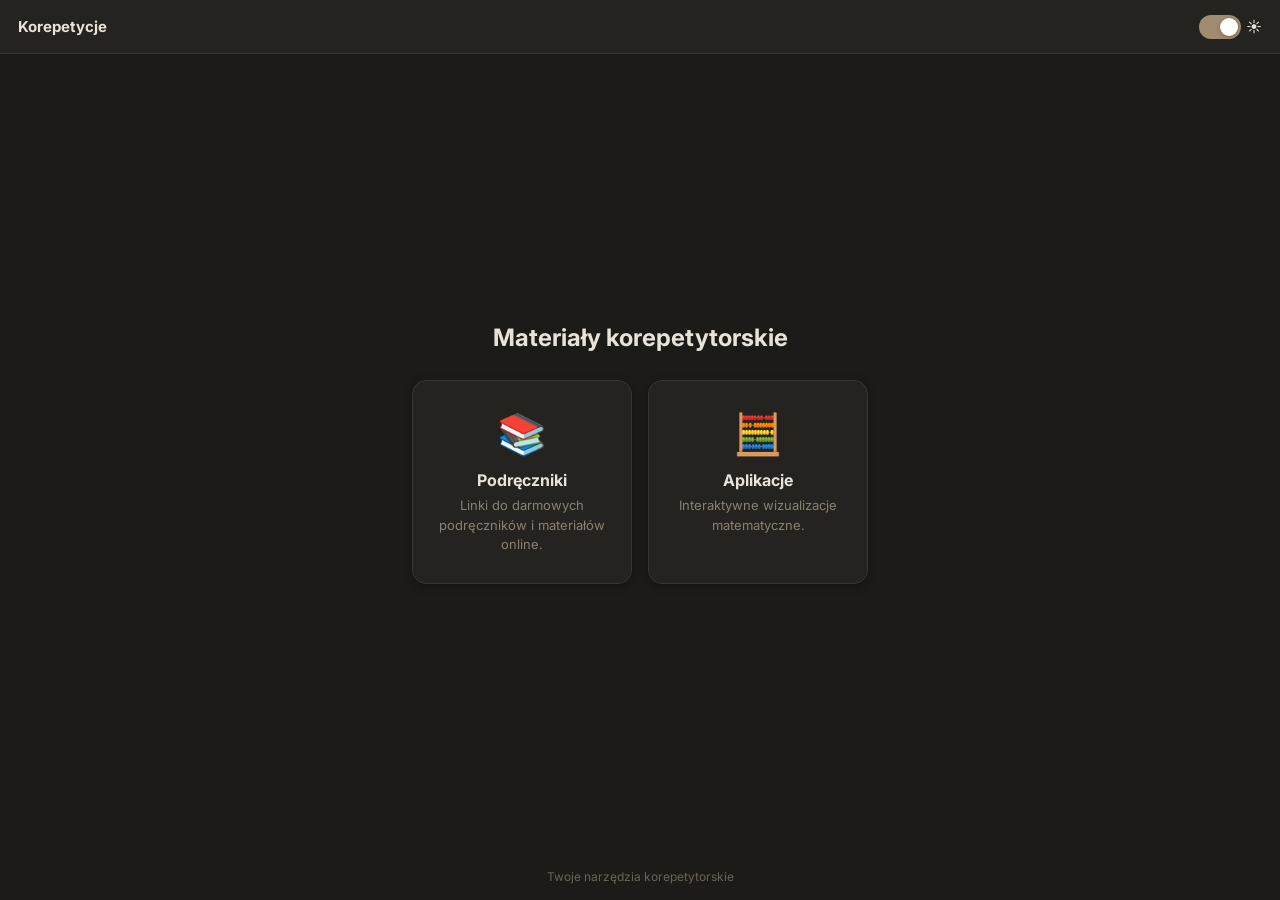
<file: index.html>
<!DOCTYPE html>
<html lang="pl">
<head>
  <meta charset="UTF-8">
  <meta name="viewport" content="width=device-width, initial-scale=1.0">
  <title>Korepetycje – materiały</title>
  <link rel="preconnect" href="https://fonts.googleapis.com"><link href="https://fonts.googleapis.com/css2?family=Inter:wght@400;500;600;700&display=swap" rel="stylesheet">
  <script>
  // Default to dark unless user explicitly chose light
  if (localStorage.getItem('theme') !== 'light') {
    document.documentElement.setAttribute('data-theme', 'dark');
  }
</script>
  <link rel="stylesheet" href="shared/common.css">
  <style>
    body { min-height: 100dvh; display: flex; flex-direction: column; }
    .main { flex: 1; display: flex; flex-direction: column; align-items: center; justify-content: center; padding: 32px 20px; gap: 28px; }
    .page-title { font-size: 24px; font-weight: 700; text-align: center; }
    .footer { text-align: center; font-size: 12px; color: var(--text-muted); padding: 16px; }
    @media (max-width: 600px) {
      .main { padding: 24px 16px; gap: 20px; justify-content: flex-start; padding-top: 32px; }
      .page-title { font-size: 22px; }
    }
  </style>
</head>
<body>
  <div class="topbar">
    <span class="topbar-title">Korepetycje</span>
    <label class="theme-toggle" title="Tryb ciemny / jasny">
      <input type="checkbox" id="themeToggle">
      <span class="toggle-track"><span class="toggle-thumb"></span></span>
      <span class="toggle-icon">🌙</span>
    </label>
  </div>
  <div class="main">
    <h1 class="page-title">Materiały korepetytorskie</h1>
    <div class="card-grid">
      <a href="Books/index.html" class="card">
        <div class="card-icon">📚</div>
        <div><div class="card-title">Podręczniki</div><div class="card-desc">Linki do darmowych podręczników i materiałów online.</div></div>
      </a>
      <a href="Apps/index.html" class="card">
        <div class="card-icon">🧮</div>
        <div><div class="card-title">Aplikacje</div><div class="card-desc">Interaktywne wizualizacje matematyczne.</div></div>
      </a>
    </div>
  </div>
  <div class="footer">Twoje narzędzia korepetytorskie</div>
  <script src="shared/theme.js"></script>
</body>
</html>
</file>
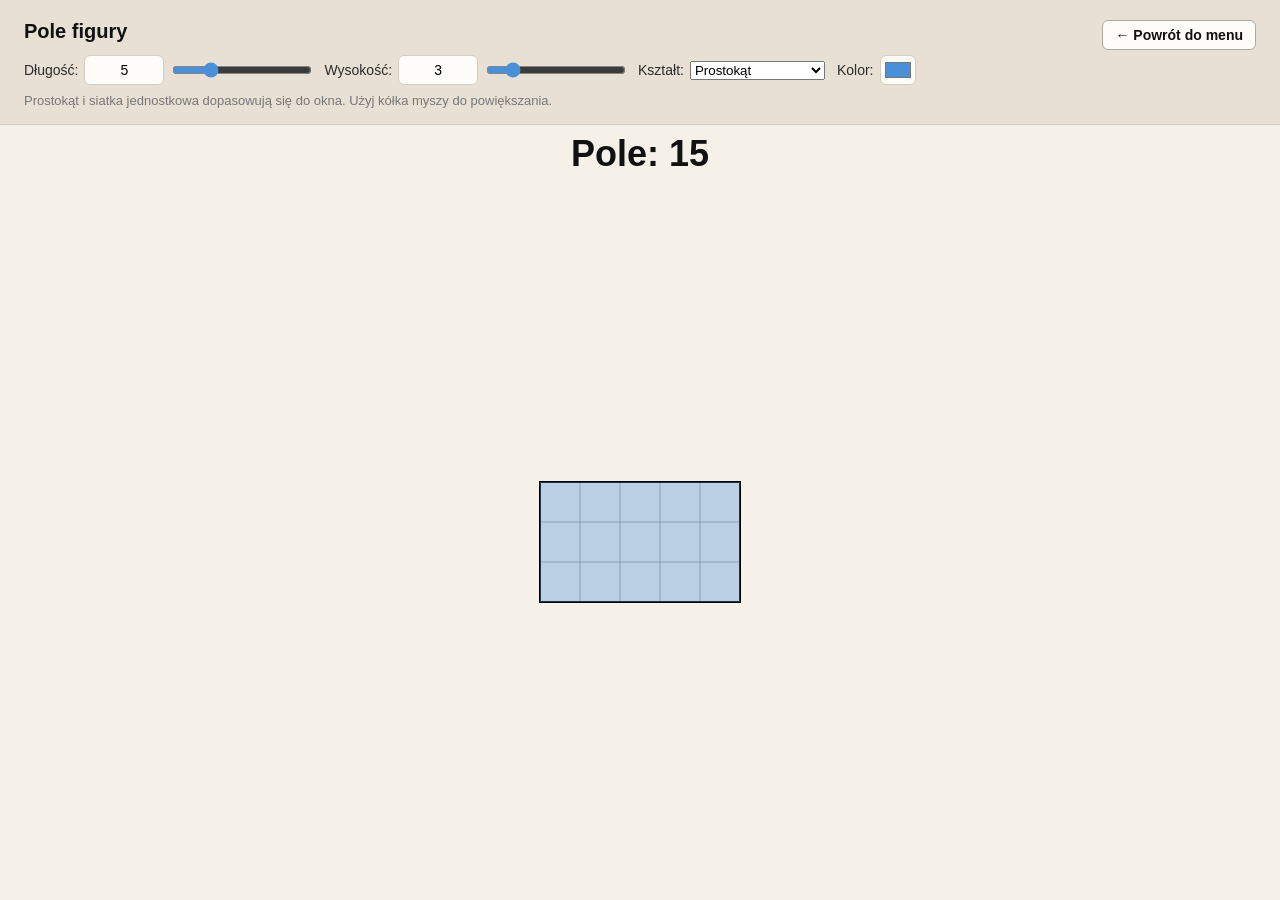
<file: PoleApp/index.html>
<!DOCTYPE html>
<html lang="pl">
<head>
  <meta charset="UTF-8">
  <meta name="viewport" content="width=device-width, initial-scale=1.0">
  <title>Pole prostokąta / trójkąta</title>
  <style>
    * { box-sizing: border-box; margin: 0; padding: 0; }
    body {
      font-family: -apple-system, BlinkMacSystemFont, "Segoe UI", Roboto, Helvetica, Arial, sans-serif;
      height: 100vh;
      display: flex;
      flex-direction: column;
      background: #f5f0e8;
      color: #2c2c2c;
      overflow: hidden;
    }
    .app {
      flex: 1;
      display: flex;
      flex-direction: column;
      min-height: 0;
    }
    .header {
      flex-shrink: 0;
      padding: 20px 24px 16px;
      background: #e8e0d4;
      border-bottom: 1px solid #d5cdc0;
      position: relative;
    }
    .title {
      margin: 0 0 12px;
      font-weight: 600;
      font-size: 20px;
      color: #111;
    }
    .controls {
      display: flex;
      flex-wrap: wrap;
      align-items: center;
      gap: 12px;
      row-gap: 10px;
    }
    .control-group {
      display: flex;
      align-items: center;
      gap: 8px;
    }
    label {
      font-size: 14px;
      display: inline-flex;
      align-items: center;
      gap: 6px;
      white-space: nowrap;
    }
    input[type="text"] {
      width: 80px;
      padding: 6px 8px;
      border: 1px solid #d5cdc0;
      border-radius: 6px;
      font-size: 14px;
      text-align: center;
      background: #fdfcf9;
    }
    input[type="range"] {
  width: 140px;          /* keep your existing width */
  accent-color: #4a90d9;
  cursor: pointer;
  /* no custom pseudo‑elements */
}
    }
    select {
      padding: 6px 8px;
      border: 1px solid #d5cdc0;
      border-radius: 6px;
      font-size: 14px;
      background: #fdfcf9;
      cursor: pointer;
    }
    input[type="color"] {
      width: 36px;
      height: 30px;
      border: 1px solid #d5cdc0;
      border-radius: 6px;
      cursor: pointer;
      background: #fdfcf9;
      padding: 2px;
    }
    .hint {
      font-size: 13px;
      color: #777;
      margin-top: 8px;
    }
    .canvas-wrap {
      flex: 1;
      min-height: 0;
      display: flex;
      flex-direction: column;
      justify-content: center;
      align-items: center;
      padding: 8px;
      background: #f5f0e8;
      overflow: auto;
      gap: 16px;
    }
    .area-display {
      font-size: 36px;
      font-weight: 700;
      color: #111;
      text-align: center;
      flex-shrink: 0;
    }
    .svg-container {
      flex: 1;
      min-height: 0;
      width: 100%;
      display: flex;
      justify-content: center;
      align-items: center;
      overflow: auto;
      cursor: grab;
    }
    .svg-container:active {
      cursor: grabbing;
    }
    svg {
      display: block;
      background: transparent;
      border: none;
    }
    .back-btn {
      position: absolute;
      top: 20px;
      right: 24px;
      font-size: 14px;
      font-weight: 600;
      color: #111;
      text-decoration: none;
      padding: 6px 12px;
      border: 1px solid #b0a89e;
      border-radius: 6px;
      background: #fdfcf9;
      transition: background 0.2s;
    }
    .back-btn:hover {
      background: #d5cdc0;
      color: #000;
    }
  </style>
</head>
<body>
<div class="app">
  <div class="header">
    <h2 class="title">Pole figury</h2>
    <a href="../index.html" class="back-btn">← Powrót do menu</a>
    <div class="controls">
      <div class="control-group">
        <label>Długość:
          <input id="w" type="text" value="5">
        </label>
        <input id="ws" type="range" min="0" max="20" step="1" value="5">
      </div>
      <div class="control-group">
        <label>Wysokość:
          <input id="h" type="text" value="3">
        </label>
        <input id="hs" type="range" min="0" max="20" step="1" value="3">
      </div>
      <div class="control-group">
        <label>Kształt:
          <select id="shapeSelect">
            <option value="rectangle" selected>Prostokąt</option>
            <option value="triangle">Trójkąt prostokątny</option>
          </select>
        </label>
      </div>
      <div class="control-group">
        <label>Kolor:
          <input id="colorPicker" type="color" value="#4a90d9">
        </label>
      </div>
    </div>
    <div class="hint">Prostokąt i siatka jednostkowa dopasowują się do okna. Użyj kółka myszy do powiększania.</div>
  </div>

  <div class="canvas-wrap">
    <div class="area-display" id="areaDisplay">Pole: 15</div>
    <div class="svg-container" id="svgContainer">
      <svg id="svg"></svg>
    </div>
  </div>
</div>

<script>
const UNIT = 40;
const PADDING = 2 * UNIT;

const w = document.getElementById('w');
const h = document.getElementById('h');
const ws = document.getElementById('ws');
const hs = document.getElementById('hs');
const shapeSelect = document.getElementById('shapeSelect');
const colorPicker = document.getElementById('colorPicker');
const areaDisplay = document.getElementById('areaDisplay');
const svg = document.getElementById('svg');
const svgContainer = document.getElementById('svgContainer');

let zoom = 1.0;
const ZOOM_MIN = 0.5;
const ZOOM_MAX = 4.0;
const ZOOM_STEP = 0.1;

function num(v) {
  return Math.max(0, Math.min(20, parseFloat(v) || 0));
}

function fmt(n) {
  return parseFloat(n.toFixed(4)).toString();
}

function hexToRgba(hex, alpha) {
  hex = hex.replace('#', '');
  const r = parseInt(hex.substring(0, 2), 16);
  const g = parseInt(hex.substring(2, 4), 16);
  const b = parseInt(hex.substring(4, 6), 16);
  return `rgba(${r}, ${g}, ${b}, ${alpha})`;
}

function draw() {
  const width = num(w.value);
  const height = num(h.value);
  const shape = shapeSelect.value;
  const fillColor = hexToRgba(colorPicker.value, 0.35);

  let area;
  if (shape === 'triangle') {
    area = (width * height) / 2;
  } else {
    area = width * height;
  }
  areaDisplay.textContent = `Pole: ${fmt(area)}`;

  const cols = Math.max(1, Math.ceil(width));
  const rows = Math.max(1, Math.ceil(height));

  const baseSvgW = cols * UNIT + 2 * PADDING;
  const baseSvgH = rows * UNIT + 2 * PADDING;

  const actualW = baseSvgW * zoom;
  const actualH = baseSvgH * zoom;

  svg.setAttribute('viewBox', `0 0 ${baseSvgW} ${baseSvgH}`);
  svg.setAttribute('width', actualW);
  svg.setAttribute('height', actualH);
  svg.setAttribute('preserveAspectRatio', 'xMidYMid meet');

  const ox = PADDING;
  const oy = PADDING;

  let s = '';

  for (let x = 0; x <= cols; x++) {
    s += `<line x1="${ox + x * UNIT}" y1="${oy}" x2="${ox + x * UNIT}" y2="${oy + rows * UNIT}" stroke="#666" stroke-width="0.5"/>`;
  }
  for (let y = 0; y <= rows; y++) {
    s += `<line x1="${ox}" y1="${oy + y * UNIT}" x2="${ox + cols * UNIT}" y2="${oy + y * UNIT}" stroke="#666" stroke-width="0.5"/>`;
  }

  s += `<rect x="${ox}" y="${oy}" width="${width * UNIT}" height="${height * UNIT}" fill="none" stroke="black" stroke-width="2"/>`;

  if (shape === 'rectangle') {
    for (let y = 0; y < rows; y++) {
      for (let x = 0; x < cols; x++) {
        const vw = Math.max(0, Math.min(1, width - x));
        const vh = Math.max(0, Math.min(1, height - y));
        if (vw <= 0 || vh <= 0) continue;
        s += `<rect x="${ox + x * UNIT}" y="${oy + y * UNIT}" width="${vw * UNIT}" height="${vh * UNIT}" fill="${fillColor}"/>`;
      }
    }
  } else if (shape === 'triangle') {
    const p1 = `${ox},${oy}`;
    const p2 = `${ox + width * UNIT},${oy}`;
    const p3 = `${ox},${oy + height * UNIT}`;
    s += `<polygon points="${p1} ${p2} ${p3}" fill="${fillColor}" stroke="black" stroke-width="2"/>`;
  }

  svg.innerHTML = s;
}

svgContainer.addEventListener('wheel', (e) => {
  e.preventDefault();
  const delta = e.deltaY > 0 ? -ZOOM_STEP : ZOOM_STEP;
  zoom = Math.max(ZOOM_MIN, Math.min(ZOOM_MAX, zoom + delta));
  draw();
}, { passive: false });

w.oninput = () => draw();
h.oninput = () => draw();
ws.oninput = () => { w.value = ws.value; draw(); };
hs.oninput = () => { h.value = hs.value; draw(); };
shapeSelect.onchange = () => draw();
colorPicker.oninput = () => draw();

draw();
</script>
</body>
</html>
</file>
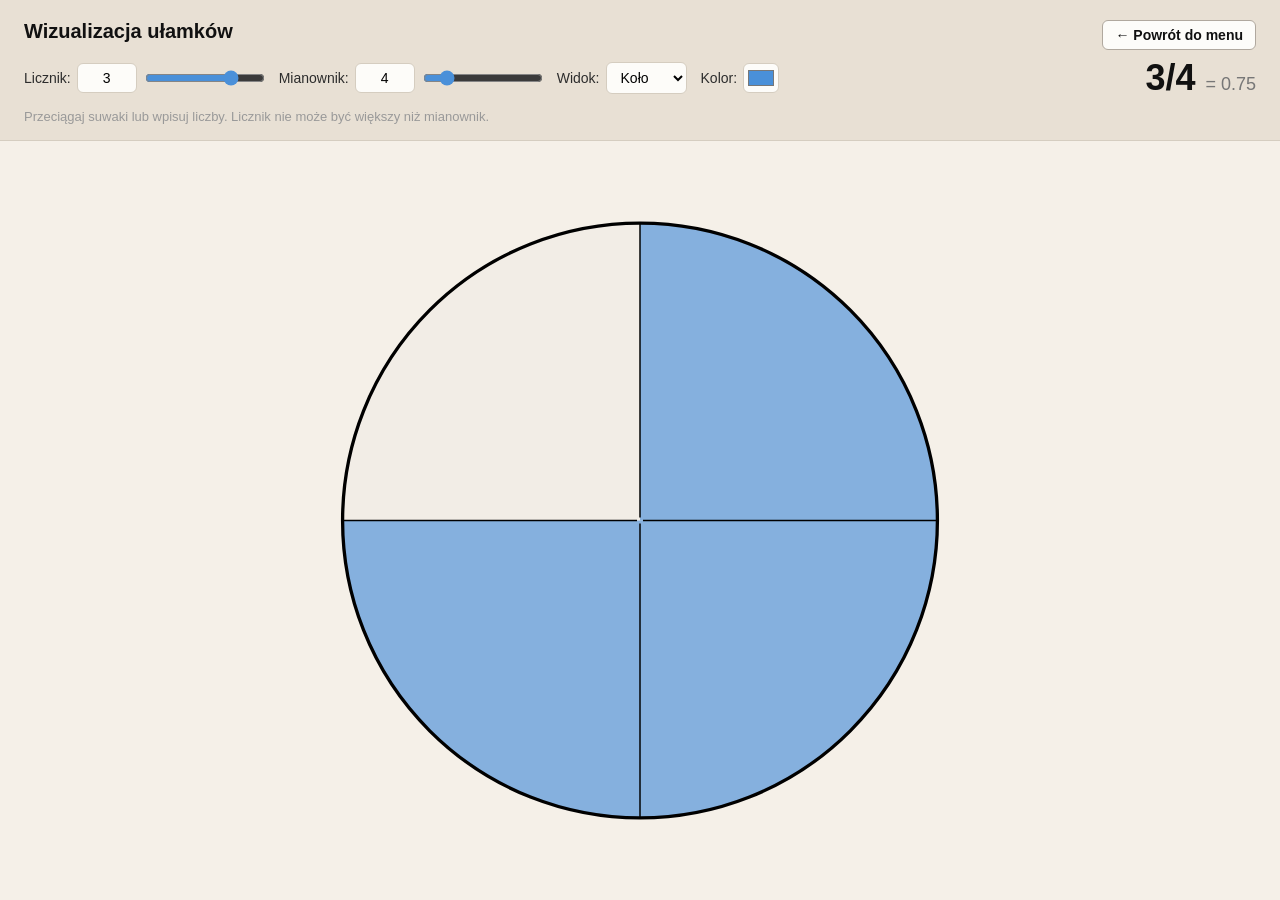
<file: UlamkiApp/index.html>
<!DOCTYPE html>
<html lang="pl">
<head>
  <meta charset="UTF-8">
  <meta name="viewport" content="width=device-width, initial-scale=1.0">
  <title>Wizualizacja ułamków</title>
  <style>
    * { box-sizing: border-box; margin: 0; padding: 0; }
    body {
      font-family: -apple-system, BlinkMacSystemFont, "Segoe UI", Roboto, Helvetica, Arial, sans-serif;
      height: 100vh;
      display: flex;
      flex-direction: column;
      background: #f5f0e8;
      color: #2c2c2c;
      overflow: hidden;
    }
    .app {
      flex: 1;
      display: flex;
      flex-direction: column;
      min-height: 0;
    }
    .header {
      flex-shrink: 0;
      padding: 20px 24px 16px;
      background: #e8e0d4;
      border-bottom: 1px solid #d5cdc0;
      position: relative;
    }
    .title {
      margin: 0 0 14px;
      font-weight: 600;
      font-size: 20px;
      color: #111;
    }
    .controls {
      display: flex;
      flex-wrap: wrap;
      align-items: center;
      gap: 14px;
      row-gap: 10px;
    }
    .control-group {
      display: flex;
      align-items: center;
      gap: 8px;
    }
    label {
      font-size: 14px;
      display: inline-flex;
      align-items: center;
      gap: 6px;
      white-space: nowrap;
    }
    input[type="text"] {
      width: 60px;
      padding: 6px 8px;
      border: 1px solid #d5cdc0;
      border-radius: 6px;
      font-size: 14px;
      text-align: center;
      background: #fdfcf9;
    }
    input[type="range"] {
      width: 120px;
      accent-color: #4a90d9;
      cursor: pointer;
    }
    select {
      padding: 6px 10px;
      border: 1px solid #d5cdc0;
      border-radius: 6px;
      font-size: 14px;
      background: #fdfcf9;
      cursor: pointer;
    }
    input[type="color"] {
      width: 36px;
      height: 30px;
      border: 1px solid #d5cdc0;
      border-radius: 6px;
      cursor: pointer;
      background: #fdfcf9;
      padding: 2px;
    }
    .fraction-display {
      font-size: 36px;
      font-weight: 700;
      color: #111;
      text-align: center;
      margin-left: auto;
    }
    .decimal-display {
      font-size: 18px;
      font-weight: 400;
      color: #777;
    }
    .hint {
      font-size: 13px;
      color: #999;
      margin-top: 10px;
    }
    .canvas-wrap {
      flex: 1;
      min-height: 0;
      display: flex;
      justify-content: center;
      align-items: center;
      padding: 16px;
      background: #f5f0e8;
      overflow: auto;
    }
    svg {
      display: block;
      max-width: 100%;
      max-height: 100%;
      background: #f5f0e8;
    }
    .back-btn {
      position: absolute;
      top: 20px;
      right: 24px;
      font-size: 14px;
      font-weight: 600;
      color: #111;
      text-decoration: none;
      padding: 6px 12px;
      border: 1px solid #b0a89e;
      border-radius: 6px;
      background: #fdfcf9;
      transition: background 0.2s;
    }
    .back-btn:hover {
      background: #d5cdc0;
      color: #000;
    }
  </style>
</head>
<body>
<div class="app">
  <div class="header">
    <h2 class="title">Wizualizacja ułamków</h2>
    <a href="../index.html" class="back-btn">← Powrót do menu</a>
    <div class="controls">
      <div class="control-group">
        <label>Licznik:
          <input id="num" type="text" value="3">
        </label>
        <input id="nums" type="range" min="0" max="10" step="1" value="3">
      </div>
      <div class="control-group">
        <label>Mianownik:
          <input id="den" type="text" value="4">
        </label>
        <input id="dens" type="range" min="1" max="20" step="1" value="4">
      </div>
      <div class="control-group">
        <label>Widok:
          <select id="modeSelect">
            <option value="pie" selected>Koło</option>
            <option value="bar">Pasek</option>
          </select>
        </label>
      </div>
      <div class="control-group">
        <label>Kolor:
          <input id="colorPicker" type="color" value="#4a90d9">
        </label>
      </div>
      <div class="fraction-display">
        <span id="fractionText">3/4</span>
        <span class="decimal-display"> = <span id="decimalText">0.75</span></span>
      </div>
    </div>
    <div class="hint">Przeciągaj suwaki lub wpisuj liczby. Licznik nie może być większy niż mianownik.</div>
  </div>

  <div class="canvas-wrap">
    <svg id="svg"></svg>
  </div>
</div>

<script>
// ============================================================
// ADJUSTABLE CONSTANT – change this value to control how far
// from the center the radial lines stop.
// 0.0 = lines go all the way to the center (old behaviour)
// 0.15 = lines stop 15% away from the center (clean look)
// ============================================================
const INNER_RADIUS_FRAC = 0.01;   // ← tweak this to your liking

const numInput = document.getElementById('num');
const denInput = document.getElementById('den');
const numSlider = document.getElementById('nums');
const denSlider = document.getElementById('dens');
const modeSelect = document.getElementById('modeSelect');
const colorPicker = document.getElementById('colorPicker');
const fractionText = document.getElementById('fractionText');
const decimalText = document.getElementById('decimalText');
const svg = document.getElementById('svg');

function clamp(v, min, max) {
  return Math.max(min, Math.min(max, v));
}

function hexToRgba(hex, alpha) {
  hex = hex.replace('#', '');
  const r = parseInt(hex.substring(0, 2), 16);
  const g = parseInt(hex.substring(2, 4), 16);
  const b = parseInt(hex.substring(4, 6), 16);
  return `rgba(${r}, ${g}, ${b}, ${alpha})`;
}

function draw() {
  let numerator = parseInt(numInput.value) || 0;
  let denominator = parseInt(denInput.value) || 1;

  denominator = Math.max(1, Math.min(20, denominator));
  numerator = clamp(numerator, 0, denominator);

  numSlider.max = denominator;
  numSlider.value = numerator;
  numInput.value = numerator;
  denSlider.value = denominator;
  denInput.value = denominator;

  fractionText.textContent = `${numerator}/${denominator}`;
  decimalText.textContent = (numerator / denominator).toFixed(4).replace(/\.?0+$/, '');

  const mode = modeSelect.value;
  const fillColor = hexToRgba(colorPicker.value, 0.65);
  const unfilledColor = 'rgba(200, 200, 200, 0.08)';

  const PAD = 40;
  let s = '';

  if (mode === 'pie') {
    const vbSize = 440;
    const cx = vbSize / 2;
    const cy = vbSize / 2;
    const r = 180;
    const innerR = r * INNER_RADIUS_FRAC;   // radius where lines stop

    svg.setAttribute('viewBox', `0 0 ${vbSize} ${vbSize}`);
    svg.setAttribute('width', '100%');
    svg.setAttribute('height', '100%');
    svg.setAttribute('preserveAspectRatio', 'xMidYMid meet');

    if (denominator > 0) {
      const angleStep = (2 * Math.PI) / denominator;

      // 1. Draw filled slices WITHOUT stroke – no radial lines to the center
      for (let i = 0; i < denominator; i++) {
        const startAngle = -Math.PI / 2 + i * angleStep;
        const endAngle = startAngle + angleStep;

        const x1 = cx + r * Math.cos(startAngle);
        const y1 = cy + r * Math.sin(startAngle);
        const x2 = cx + r * Math.cos(endAngle);
        const y2 = cy + r * Math.sin(endAngle);

        const largeArc = angleStep > Math.PI ? 1 : 0;
        const fill = i < numerator ? fillColor : unfilledColor;

        s += `<path d="M${cx},${cy} L${x1},${y1} A${r},${r} 0 ${largeArc},1 ${x2},${y2} Z" fill="${fill}" stroke="none"/>`;
      }

      // 2. Draw radial lines only from innerR to r
      for (let i = 0; i < denominator; i++) {
        const angle = -Math.PI / 2 + i * angleStep;
        const xInner = cx + innerR * Math.cos(angle);
        const yInner = cy + innerR * Math.sin(angle);
        const xOuter = cx + r * Math.cos(angle);
        const yOuter = cy + r * Math.sin(angle);

        s += `<line x1="${xInner}" y1="${yInner}" x2="${xOuter}" y2="${yOuter}" stroke="black" stroke-width="0.9"/>`;
      }

      // 3. Outer circle outline (black, on top)
      s += `<circle cx="${cx}" cy="${cy}" r="${r}" fill="none" stroke="black" stroke-width="2"/>`;
    }

  } else if (mode === 'bar') {
    const UNIT = 48;
    const BAR_H = 100;
    const totalW = denominator * UNIT + 2 * PAD;
    const totalH = BAR_H + 2 * PAD;

    svg.setAttribute('viewBox', `0 0 ${totalW} ${totalH}`);
    svg.setAttribute('width', '100%');
    svg.setAttribute('height', '100%');
    svg.setAttribute('preserveAspectRatio', 'xMidYMid meet');

    const barX = PAD;
    const barY = PAD;

    s += `<rect x="${barX}" y="${barY}" width="${denominator * UNIT}" height="${BAR_H}" rx="6" ry="6" fill="none" stroke="black" stroke-width="2"/>`;

    if (numerator > 0) {
      s += `<rect x="${barX}" y="${barY}" width="${numerator * UNIT}" height="${BAR_H}" rx="6" ry="6" fill="${fillColor}"/>`;
      s += `<rect x="${barX}" y="${barY}" width="${denominator * UNIT}" height="${BAR_H}" rx="6" ry="6" fill="none" stroke="black" stroke-width="2"/>`;
    }

    for (let i = 1; i < denominator; i++) {
      const x = barX + i * UNIT;
      s += `<line x1="${x}" y1="${barY}" x2="${x}" y2="${barY + BAR_H}" stroke="#999" stroke-width="0.8"/>`;
    }
  }

  svg.innerHTML = s;
}

function onNumChange() {
  let val = parseInt(numInput.value) || 0;
  const den = parseInt(denInput.value) || 1;
  val = clamp(val, 0, den);
  numInput.value = val;
  numSlider.value = val;
  draw();
}

function onDenChange() {
  let val = parseInt(denInput.value) || 1;
  val = Math.max(1, Math.min(20, val));
  denInput.value = val;
  denSlider.value = val;
  let num = parseInt(numInput.value) || 0;
  if (num > val) {
    num = val;
    numInput.value = num;
    numSlider.value = num;
  }
  numSlider.max = val;
  draw();
}

numInput.oninput = onNumChange;
denInput.oninput = onDenChange;

numSlider.oninput = () => {
  numInput.value = numSlider.value;
  draw();
};
denSlider.oninput = () => {
  const val = parseInt(denSlider.value);
  denInput.value = val;
  let num = parseInt(numInput.value) || 0;
  if (num > val) {
    num = val;
    numInput.value = num;
    numSlider.value = num;
  }
  numSlider.max = val;
  draw();
};

modeSelect.onchange = () => draw();
colorPicker.oninput = () => draw();

draw();
</script>
</body>
</html>
</file>
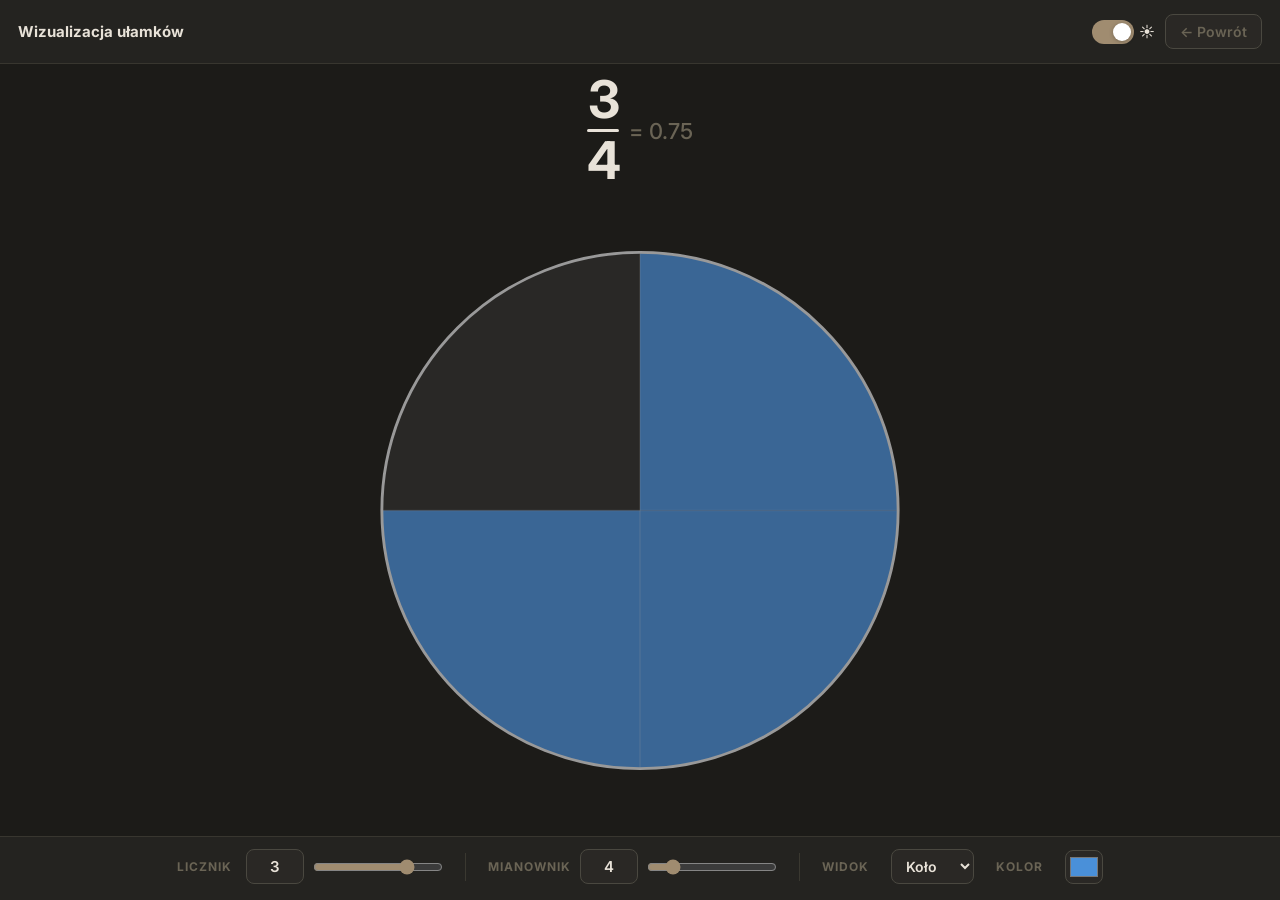
<file: Apps/UlamkiApp/index.html>
<!DOCTYPE html>
<html lang="pl">
<head>
  <meta charset="UTF-8">
  <meta name="viewport" content="width=device-width, initial-scale=1.0">
  <title>Wizualizacja ułamków</title>
  <link rel="preconnect" href="https://fonts.googleapis.com"><link href="https://fonts.googleapis.com/css2?family=Inter:wght@400;500;600;700&display=swap" rel="stylesheet">
  <script>
  // Default to dark unless user explicitly chose light
  if (localStorage.getItem('theme') !== 'light') {
    document.documentElement.setAttribute('data-theme', 'dark');
  }
</script>
  <link rel="stylesheet" href="../../shared/common.css">
  <style>
    body { height: 100dvh; display: flex; flex-direction: column; overflow: hidden; }
    .canvas-wrap {
      flex: 1; min-height: 0; display: flex; flex-direction: column;
      align-items: center; justify-content: center; gap: 8px; padding: 10px; overflow: hidden;
    }
    .frac-display { flex-shrink: 0; display: flex; align-items: center; gap: 10px; line-height: 1; }
    .frac-stack { display: inline-flex; flex-direction: column; align-items: center; font-size: 52px; font-weight: 700; color: var(--text); letter-spacing: -0.02em; }
    .frac-line { width: 100%; min-width: 30px; height: 3px; background: currentColor; margin: 3px 0; border-radius: 2px; }
    .frac-decimal { font-size: 22px; font-weight: 500; color: var(--text-muted); }
    svg { display: block; flex: 1; min-height: 0; max-width: 100%; max-height: 100%; }
    @media (max-width: 600px) {
      .frac-stack { font-size: 44px; }
      .frac-decimal { font-size: 18px; }
    }
  </style>
</head>
<body>
  <div class="topbar">
    <span class="topbar-title">Wizualizacja ułamków</span>
    <div class="topbar-right">
      <label class="theme-toggle" title="Tryb ciemny / jasny">
      <input type="checkbox" id="themeToggle">
      <span class="toggle-track"><span class="toggle-thumb"></span></span>
      <span class="toggle-icon">🌙</span>
    </label>
      <a href="../index.html" class="back-btn">← Powrót</a>
    </div>
  </div>
  <div class="canvas-wrap">
    <div class="frac-display">
      <span class="frac-stack">
        <span id="fracNum">3</span>
        <span class="frac-line"></span>
        <span id="fracDen">4</span>
      </span>
      <span class="frac-decimal">= <span id="decimalText">0.75</span></span>
    </div>
    <svg id="svg"></svg>
  </div>
  <div class="controls-bar">
    <div class="control-group">
      <span class="ctrl-label">Licznik</span>
      <input id="num" type="text" inputmode="numeric" value="3">
      <input id="nums" type="range" min="0" max="10" step="1" value="3">
    </div>
    <div class="bar-divider"></div>
    <div class="control-group">
      <span class="ctrl-label">Mianownik</span>
      <input id="den" type="text" inputmode="numeric" value="4">
      <input id="dens" type="range" min="1" max="20" step="1" value="4">
    </div>
    <div class="bar-divider"></div>
    <div class="control-group">
      <span class="ctrl-label">Widok</span>
      <select id="modeSelect">
        <option value="pie" selected>Koło</option>
        <option value="bar">Pasek</option>
      </select>
    </div>
    <div class="control-group">
      <span class="ctrl-label">Kolor</span>
      <input id="colorPicker" type="color" value="#4a90d9">
    </div>
  </div>
  <script src="../../shared/theme.js"></script>
  <script>
  const numInput=document.getElementById('num'),denInput=document.getElementById('den');
  const numSlider=document.getElementById('nums'),denSlider=document.getElementById('dens');
  const modeSelect=document.getElementById('modeSelect'),colorPicker=document.getElementById('colorPicker');
  const fracNum=document.getElementById('fracNum'),fracDen=document.getElementById('fracDen');
  const decimalText=document.getElementById('decimalText'),svg=document.getElementById('svg');
  function clamp(v,a,b){return Math.max(a,Math.min(b,v));}
  function hexToRgba(hex,alpha){hex=hex.replace('#','');const r=parseInt(hex.substring(0,2),16),g=parseInt(hex.substring(2,4),16),b=parseInt(hex.substring(4,6),16);return `rgba(${r},${g},${b},${alpha})`;}
  function isDark(){return document.documentElement.getAttribute('data-theme')==='dark';}
  function draw(){
    let num=parseInt(numInput.value)||0,den=parseInt(denInput.value)||1;
    den=Math.max(1,Math.min(20,den));num=clamp(num,0,den);
    numSlider.max=den;numSlider.value=num;numInput.value=num;
    denSlider.value=den;denInput.value=den;
    fracNum.textContent=num;fracDen.textContent=den;
    decimalText.textContent=(num/den).toFixed(4).replace(/\.?0+$/,'');
    const mode=modeSelect.value,fillColor=hexToRgba(colorPicker.value,0.65);
    const dark=isDark(),unfill=dark?'rgba(255,255,255,0.06)':'rgba(200,200,200,0.12)',stroke=dark?'#999':'#222';
    const PAD=40;let s='';
    if(mode==='pie'){
      const vs=440,cx=vs/2,cy=vs/2,r=180;
      svg.setAttribute('viewBox',`0 0 ${vs} ${vs}`);svg.setAttribute('width','100%');svg.setAttribute('height','100%');svg.setAttribute('preserveAspectRatio','xMidYMid meet');
      if(den>0){
        const as=(2*Math.PI)/den;
        for(let i=0;i<den;i++){const sa=-Math.PI/2+i*as,ea=sa+as,x1=cx+r*Math.cos(sa),y1=cy+r*Math.sin(sa),x2=cx+r*Math.cos(ea),y2=cy+r*Math.sin(ea),la=as>Math.PI?1:0,fill=i<num?fillColor:unfill;s+=`<path d="M${cx},${cy} L${x1},${y1} A${r},${r} 0 ${la},1 ${x2},${y2} Z" fill="${fill}" stroke="none"/>`;}
        for(let i=0;i<den;i++){const a=-Math.PI/2+i*as;s+=`<line x1="${cx}" y1="${cy}" x2="${cx+r*Math.cos(a)}" y2="${cy+r*Math.sin(a)}" stroke="${stroke}" stroke-opacity="0.2" stroke-width="1"/>`;}
        s+=`<circle cx="${cx}" cy="${cy}" r="${r}" fill="none" stroke="${stroke}" stroke-width="2"/>`;
      }
    } else {
      const U=48,BH=100,tw=den*U+2*PAD,th=BH+2*PAD;
      svg.setAttribute('viewBox',`0 0 ${tw} ${th}`);svg.setAttribute('width','100%');svg.setAttribute('height','100%');svg.setAttribute('preserveAspectRatio','xMidYMid meet');
      const bx=PAD,by=PAD;
      s+=`<rect x="${bx}" y="${by}" width="${den*U}" height="${BH}" rx="6" fill="none" stroke="${stroke}" stroke-width="2"/>`;
      if(num>0){s+=`<rect x="${bx}" y="${by}" width="${num*U}" height="${BH}" rx="6" fill="${fillColor}"/>`;s+=`<rect x="${bx}" y="${by}" width="${den*U}" height="${BH}" rx="6" fill="none" stroke="${stroke}" stroke-width="2"/>`;}
      for(let i=1;i<den;i++){const x=bx+i*U;s+=`<line x1="${x}" y1="${by}" x2="${x}" y2="${by+BH}" stroke="${stroke}" stroke-opacity="0.2" stroke-width="0.8"/>`;}
    }
    svg.innerHTML=s;
  }
  function onNum(){let v=parseInt(numInput.value)||0;const d=parseInt(denInput.value)||1;v=clamp(v,0,d);numInput.value=v;numSlider.value=v;draw();}
  function onDen(){let v=parseInt(denInput.value)||1;v=Math.max(1,Math.min(20,v));denInput.value=v;denSlider.value=v;let n=parseInt(numInput.value)||0;if(n>v){n=v;numInput.value=n;numSlider.value=n;}numSlider.max=v;draw();}
  numInput.oninput=onNum;denInput.oninput=onDen;
  numSlider.oninput=()=>{numInput.value=numSlider.value;draw();};
  denSlider.oninput=()=>{const v=parseInt(denSlider.value);denInput.value=v;let n=parseInt(numInput.value)||0;if(n>v){n=v;numInput.value=n;numSlider.value=n;}numSlider.max=v;draw();};
  modeSelect.onchange=()=>draw();colorPicker.oninput=()=>draw();
  window.addEventListener('themechange',draw);
  draw();
  </script>
</body>
</html>
</file>
<file: shared/common.css>
:root {
  --bg: #f5f0e8; --bg2: #ebe5d9; --bg-card: #ffffff;
  --border: #e0d8cc; --text: #2c2c2c; --text-muted: #888; --text-sub: #777;
  --input-bg: #fdfcf9; --input-border: #c8c0b4; --hover-bg: #e4ddd1;
  --accent: #7a6a55; --divider: #d8d0c4;
  --shadow: 0 2px 10px rgba(0,0,0,0.05); --shadow-hover: 0 8px 24px rgba(0,0,0,0.10);
}
[data-theme="dark"] {
  --bg: #1c1b18; --bg2: #242320; --bg-card: #242320;
  --border: #38362f; --text: #e8e2d8; --text-muted: #6a6455; --text-sub: #8a8070;
  --input-bg: #2a2825; --input-border: #4a4840; --hover-bg: #2e2c28;
  --accent: #a08c70; --divider: #3a3830;
  --shadow: 0 2px 10px rgba(0,0,0,0.3); --shadow-hover: 0 8px 24px rgba(0,0,0,0.4);
}
* { box-sizing: border-box; margin: 0; padding: 0; }
body {
  font-family: 'Inter', -apple-system, sans-serif;
  background: var(--bg); color: var(--text);
  transition: background 0.2s, color 0.2s;
  -webkit-tap-highlight-color: transparent;
}

/* ── Topbar ── */
.topbar {
  display: flex; align-items: center; justify-content: space-between;
  padding: 14px clamp(14px, 3vw, 18px);
  background: var(--bg2); border-bottom: 1px solid var(--border);
  flex-shrink: 0; transition: background 0.2s, border-color 0.2s;
  min-height: 54px;
}
.topbar-title { font-size: clamp(14px, 4vw, 15px); font-weight: 700; color: var(--text); }
.topbar-right { display: flex; align-items: center; gap: clamp(6px, 1.5vw, 10px); }
.back-btn {
  font-size: clamp(13px, 3.5vw, 14px); font-weight: 600; color: var(--text-muted);
  text-decoration: none; padding: clamp(6px, 2vw, 8px) clamp(10px, 3vw, 14px);
  border: 1.5px solid var(--input-border); border-radius: 8px;
  background: var(--input-bg); white-space: nowrap;
  transition: background 0.15s, color 0.15s;
}
.back-btn:hover { background: var(--hover-bg); color: var(--text); }

/* ── Dark toggle ── */
.theme-toggle { display: flex; align-items: center; gap: 5px; cursor: pointer; user-select: none; }
.theme-toggle input[type="checkbox"] { display: none; }
.toggle-track {
  width: 42px; height: 24px; background: var(--divider); border-radius: 12px;
  position: relative; transition: background 0.2s; flex-shrink: 0;
}
.theme-toggle input:checked + .toggle-track { background: var(--accent); }
.toggle-thumb {
  width: 18px; height: 18px; background: white; border-radius: 50%;
  position: absolute; top: 3px; left: 3px; transition: transform 0.2s;
  box-shadow: 0 1px 4px rgba(0,0,0,0.25);
}
.theme-toggle input:checked + .toggle-track .toggle-thumb { transform: translateX(18px); }
.toggle-icon { font-size: 15px; line-height: 1; }

/* ── Controls bar (desktop) ── */
.controls-bar {
  flex-shrink: 0; display: flex; flex-wrap: wrap;
  align-items: center; justify-content: center;
  gap: clamp(8px, 2vw, 14px) clamp(12px, 3vw, 22px);
  padding: clamp(10px, 2vh, 12px) clamp(12px, 3vw, 18px) clamp(12px, 2vh, 16px);
  background: var(--bg2); border-top: 1px solid var(--border);
  transition: background 0.2s, border-color 0.2s;
}
.control-group { display: flex; align-items: center; gap: clamp(6px, 1.5vw, 9px); }
.ctrl-label {
  font-size: clamp(11px, 2.5vw, 12px); font-weight: 700; color: var(--text-muted);
  text-transform: uppercase; letter-spacing: 0.08em; white-space: nowrap;
  min-width: clamp(50px, 12vw, 60px);
}
.bar-divider { width: 1px; height: 28px; background: var(--divider); flex-shrink: 0; }

/* ── Form elements (desktop) ── */
input[type="text"] {
  width: clamp(48px, 10vw, 58px); padding: clamp(6px, 1.5vw, 7px) clamp(6px, 1.5vw, 8px);
  border: 1.5px solid var(--input-border); border-radius: 8px;
  font-size: clamp(14px, 3vw, 15px); font-weight: 600; font-family: 'Inter', sans-serif;
  text-align: center; background: var(--input-bg); color: var(--text);
  outline: none; transition: background 0.2s, border-color 0.2s, color 0.2s;
}
input[type="text"]:focus { border-color: var(--accent); }
input[type="range"] {
  accent-color: var(--accent); cursor: pointer;
  width: clamp(90px, 25vw, 130px); height: clamp(20px, 5vw, 22px);
}
select {
  padding: clamp(6px, 1.5vw, 7px) clamp(8px, 2vw, 10px);
  border: 1.5px solid var(--input-border); border-radius: 8px;
  font-size: clamp(13px, 3vw, 14px); font-weight: 600; font-family: 'Inter', sans-serif;
  background: var(--input-bg); color: var(--text); cursor: pointer; outline: none;
  transition: background 0.2s, color 0.2s;
}
input[type="color"] {
  width: clamp(34px, 9vw, 38px); height: clamp(30px, 8vw, 34px);
  border: 1.5px solid var(--input-border);
  border-radius: 8px; cursor: pointer; background: var(--input-bg); padding: 2px;
}

/* ── Cards ── */
.card-grid { display: flex; flex-wrap: wrap; gap: 16px; justify-content: center; }
.card {
  background: var(--bg-card); border: 1.5px solid var(--border); border-radius: 14px;
  padding: 28px 20px; text-align: center; text-decoration: none; color: var(--text);
  display: block; box-shadow: var(--shadow); width: 220px;
  transition: box-shadow 0.2s, transform 0.2s, background 0.2s, border-color 0.2s;
}
.card:hover { box-shadow: var(--shadow-hover); transform: translateY(-2px); }
.card-icon { font-size: 40px; margin-bottom: 12px; }
.card-title { font-size: 16px; font-weight: 700; margin-bottom: 6px; }
.card-desc { font-size: 13px; color: var(--text-sub); line-height: 1.5; }

/* ════════════════════════════════
   MOBILE  (≤ 600px)
   ════════════════════════════════ */
@media (max-width: 600px) {
  .topbar {
    padding: 10px clamp(12px, 3vw, 14px);
    min-height: 48px;
  }
  .topbar-title { font-size: clamp(13px, 4vw, 14px); }
  .back-btn { font-size: clamp(12px, 3.5vw, 13px); padding: clamp(6px, 1.8vw, 7px) clamp(10px, 3vw, 12px); }
  .toggle-track { width: 38px; height: 22px; }
  .toggle-thumb { width: 16px; height: 16px; }
  .theme-toggle input:checked + .toggle-track .toggle-thumb { transform: translateX(16px); }

  .controls-bar {
    flex-direction: column;
    align-items: stretch;
    gap: 10px;
    padding: clamp(10px, 2vh, 12px) clamp(12px, 3vw, 14px) clamp(12px, 2vh, 16px);
  }
  .bar-divider { display: none; }
  .control-group {
    width: 100%;
    justify-content: space-between;
  }
  .ctrl-label {
    font-size: clamp(12px, 3.5vw, 13px);
    min-width: clamp(70px, 20vw, 80px);
  }
  input[type="text"] {
    width: clamp(55px, 15vw, 60px);
    font-size: clamp(15px, 4vw, 16px);
    padding: clamp(8px, 2vw, 10px) clamp(6px, 1.5vw, 8px);
  }
  input[type="range"] {
    flex: 1;
    width: auto;
    height: clamp(26px, 7vw, 28px);
  }
  select {
    flex: 1;
    font-size: clamp(14px, 3.5vw, 15px);
    padding: clamp(8px, 2vw, 10px);
  }
  input[type="color"] {
    width: clamp(40px, 12vw, 44px); height: clamp(34px, 10vw, 38px);
  }

  .card-grid { flex-direction: column; align-items: stretch; gap: 12px; width: 100%; }
  .card {
    width: 100%; padding: clamp(16px, 4vw, 20px) clamp(14px, 3vw, 18px);
    display: flex; align-items: center; gap: clamp(12px, 3vw, 16px); text-align: left;
  }
  .card-icon { font-size: clamp(32px, 8vw, 36px); margin-bottom: 0; }
  .card-title { font-size: clamp(14px, 4vw, 16px); margin-bottom: 3px; }
  .card-desc { font-size: clamp(12px, 3vw, 13px); }
}

/* ── Touch‑friendly: increase hit areas for coarse pointers (phones/tablets) ── */
@media (pointer: coarse) {
  input[type="text"], select, .back-btn, .theme-toggle {
    padding: clamp(10px, 3vw, 12px) clamp(12px, 3vw, 14px);
  }
  input[type="range"] {
    height: clamp(30px, 8vw, 36px);
  }
  .ctrl-label {
    min-width: clamp(70px, 18vw, 80px);
  }
  /* Make checkboxes easier to tap */
  input[type="checkbox"]:not(.theme-toggle input) {
    width: 22px; height: 22px;
  }
}
</file>
